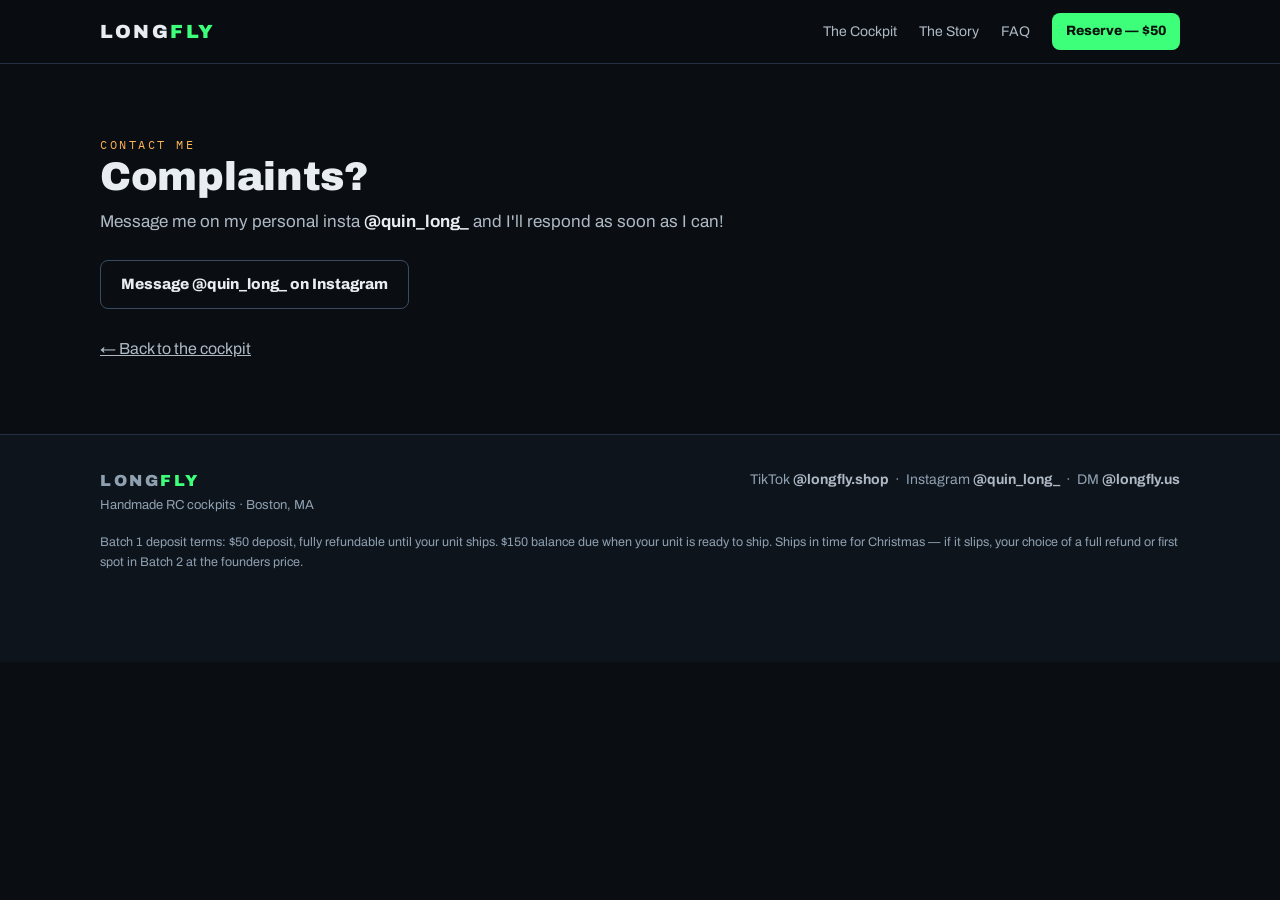
<file: contact/index.html>
<!DOCTYPE html>
<html lang="en">
<head>
<meta charset="utf-8">
<meta name="viewport" content="width=device-width, initial-scale=1">
<title>Contact — Longfly</title>
<meta name="description" content="Contact Longfly — message Quinlong about the handmade F-16 RC cockpit.">
<link rel="preconnect" href="https://fonts.googleapis.com">
<link href="https://fonts.googleapis.com/css2?family=Archivo:wght@500;700;800;900&family=IBM+Plex+Mono:wght@400;600&display=swap" rel="stylesheet">
<style>
  :root{
    --bg:#0a0e13; --panel:#0d141c; --panel2:#111922; --line:#22303f;
    --green:#3dff7a; --amber:#ffb454; --text:#e8edf2; --muted:#aeb9c4; --dim:#8fa0b1;
  }
  *{margin:0;padding:0;box-sizing:border-box}
  html{scroll-behavior:smooth}
  body{background:var(--bg);color:var(--text);font-family:"Archivo","Helvetica Neue",Arial,sans-serif;line-height:1.55;-webkit-font-smoothing:antialiased}
  .mono{font-family:"IBM Plex Mono",ui-monospace,monospace}
  .wrap{max-width:1120px;margin:0 auto;padding:0 20px}
  a{color:inherit}
  /* ── nav ─────────────────────────── */
  header{position:sticky;top:0;z-index:50;background:rgba(10,14,19,.88);backdrop-filter:blur(10px);border-bottom:1px solid var(--line)}
  .nav{display:flex;justify-content:space-between;align-items:center;padding:13px 20px}
  .logo{font-weight:900;letter-spacing:2.5px;font-size:19px;text-decoration:none}
  .logo span{color:var(--green)}
  .nav nav{display:flex;gap:22px;align-items:center;font-size:14px;color:var(--muted)}
  .nav nav a{text-decoration:none}
  .nav nav a:hover{color:var(--text)}
  .btn{display:inline-block;font-weight:800;font-size:15px;padding:12px 20px;border-radius:8px;text-decoration:none;cursor:pointer;border:none;text-align:center}
  .btn-p{background:var(--green);color:#06130a}
  .btn-p:hover{filter:brightness(1.08)}
  .btn-s{border:1px solid #3a4c5f;color:var(--text);background:transparent}
  .btn-s:hover{border-color:var(--dim)}
  .btn-sm{padding:8px 14px;font-size:13.5px}
  /* ── hero ────────────────────────── */
  .hero{position:relative;min-height:88vh;display:flex;align-items:flex-end;background:#000}
  .hero img.bg{position:absolute;inset:0;width:100%;height:100%;object-fit:cover;opacity:.92}
  .hero .shade{position:absolute;inset:0;background:linear-gradient(180deg,rgba(10,14,19,.42) 0%,rgba(10,14,19,.15) 30%,rgba(10,14,19,.7) 55%,rgba(10,14,19,.96) 88%)}
  section.has-bg{position:relative;overflow:hidden}
  section.has-bg .sec-bg{position:absolute;inset:0;width:100%;height:100%;object-fit:cover;opacity:.5}
  section.has-bg::before{content:"";position:absolute;inset:0;z-index:1;background:linear-gradient(180deg,rgba(10,14,19,.55) 0%,rgba(10,14,19,.78) 45%,rgba(10,14,19,.95) 100%)}
  section.has-bg > .wrap{position:relative;z-index:2}
  .hero .inner{position:relative;padding:110px 20px 44px;width:100%}
  .kicker{font-family:"IBM Plex Mono",monospace;color:var(--amber);letter-spacing:2.5px;font-size:12px;text-transform:uppercase}
  h1{font-size:clamp(38px,6vw,64px);line-height:1.05;font-weight:900;margin:10px 0 14px;letter-spacing:-.5px}
  h1 .g, h2 .g{color:var(--green)}
  .sub{color:#cdd7e0;font-size:clamp(16px,2vw,19px);max-width:640px}
  .cta-row{display:flex;gap:12px;margin-top:24px;flex-wrap:wrap}
  .micro{margin-top:16px;font-size:11.5px;color:var(--dim);font-family:"IBM Plex Mono",monospace;letter-spacing:.3px}
  /* ── stats ───────────────────────── */
  .stats{border-top:1px solid var(--line);border-bottom:1px solid var(--line);background:var(--panel)}
  .stats .wrap{display:flex}
  .stat{flex:1;padding:20px 18px;border-right:1px solid var(--line)}
  .stat:last-child{border-right:none}
  .stat .n{font-size:30px;font-weight:900}
  .stat .l{font-size:11px;color:var(--dim);text-transform:uppercase;letter-spacing:1.2px;margin-top:3px}
  /* ── sections ────────────────────── */
  section{padding:72px 0}
  #reception{padding:38px 0}
  h2{font-size:clamp(28px,4vw,40px);font-weight:900;line-height:1.12;letter-spacing:-.3px}
  .lede{color:var(--muted);font-size:17px;margin-top:10px;max-width:720px}
  .cards{display:grid;grid-template-columns:1fr 1fr;gap:18px;margin-top:30px}
  .cards3{grid-template-columns:repeat(3,1fr)}
  .card{border:1px solid #263646;border-radius:12px;padding:22px;background:var(--panel)}
  .card.hot{border:1.5px solid var(--green);background:linear-gradient(180deg,#0d1a12,var(--panel))}
  .tag{display:inline-block;font-family:"IBM Plex Mono",monospace;font-size:11px;letter-spacing:1.5px;padding:4px 10px;border-radius:20px;background:#1b2836;color:var(--muted);text-transform:uppercase}
  .tag.hot{background:var(--green);color:#06130a;font-weight:600}
  .card h3{font-size:20px;font-weight:800;margin:12px 0 4px}
  .card p,.card li{font-size:15px;color:var(--muted)}
  .card ul{list-style:none;margin-top:12px}
  .card li{padding-left:18px;position:relative;margin-bottom:6px}
  .card li:before{content:"▸";position:absolute;left:0;color:var(--green)}
  .price{font-size:38px;font-weight:900;margin:6px 0}
  .price s{color:#67788a;font-size:22px;font-weight:600}
  .price small{font-size:14px;color:var(--dim);font-weight:600}
  .bar{height:8px;background:#1b2836;border-radius:6px;margin-top:16px;overflow:hidden}
  .bar i{display:block;height:100%;background:var(--green);width:0%}
  .bar-note{font-size:12px;color:var(--dim);margin-top:7px;font-family:"IBM Plex Mono",monospace}
  .fineprint{margin-top:22px;font-size:14.5px;color:var(--dim);border-top:1px dashed #263646;padding-top:16px;max-width:820px}
  /* ── forms ───────────────────────── */
  label{display:block;font-size:12.5px;color:var(--dim);font-family:"IBM Plex Mono",monospace;letter-spacing:.6px;text-transform:uppercase;margin:14px 0 5px}
  input{width:100%;background:#070b10;border:1px solid #2c3e50;border-radius:7px;color:var(--text);font-size:15px;padding:11px 12px;font-family:inherit}
  input:focus{outline:none;border-color:var(--green)}
  .form-ok{display:none;margin-top:14px;border:1px solid var(--green);background:#0d1a12;color:var(--text);border-radius:8px;padding:12px 14px;font-size:14.5px}
  /* ── product ─────────────────────── */
  /* ── V1 prototype video ─────────────── */
  .action{position:relative;overflow:hidden;border-bottom:1px solid var(--line);background:radial-gradient(60% 90% at 22% 50%,rgba(61,255,122,.07),transparent 70%),var(--bg)}
  .action-grid{display:grid;grid-template-columns:auto auto minmax(0,1fr);gap:40px;align-items:center}
  .action-media{margin:0;width:340px;max-width:100%}
  .model-stack{display:flex;flex-direction:column;gap:18px;width:420px;max-width:100%}
  .model-media{margin:0}
  .action-frame img{display:block;width:100%;border-radius:11px}
  .media-cap{margin-top:10px;text-align:center;font-family:"IBM Plex Mono",monospace;font-size:12px;letter-spacing:.6px;color:var(--dim)}
  .action-frame{position:relative;border-radius:16px;padding:6px;background:linear-gradient(160deg,#1a2735,#0d141c);border:1px solid #2b3d50;box-shadow:0 30px 80px rgba(0,0,0,.55),0 0 60px rgba(61,255,122,.10)}
  .action-frame video{display:block;width:100%;aspect-ratio:9/16;object-fit:cover;border-radius:11px;background:#000}
  .hud{position:absolute;width:22px;height:22px;border:2px solid var(--green);opacity:.8;pointer-events:none}
  .hud.tl{top:-6px;left:-6px;border-right:0;border-bottom:0;border-radius:6px 0 0 0}
  .hud.tr{top:-6px;right:-6px;border-left:0;border-bottom:0;border-radius:0 6px 0 0}
  .hud.bl{bottom:-6px;left:-6px;border-right:0;border-top:0;border-radius:0 0 0 6px}
  .hud.br{bottom:-6px;right:-6px;border-left:0;border-top:0;border-radius:0 0 6px 0}
  @media (max-width:1150px){.action-grid{grid-template-columns:1fr;gap:28px;justify-items:center}.action-copy{justify-self:stretch}}
  .example{border-bottom:1px solid var(--line)}
  .example-media{margin:28px 0 0;max-width:900px}
  .example-media video{aspect-ratio:16/9 !important}
  .example-cap{margin-top:12px;font-size:12.5px;color:var(--dim)}
  /* ── real photos ─────────────── */
  .real-photo{margin:0 auto;max-width:460px}
  .real-photo img{display:block;width:100%;height:auto;border-radius:12px;border:1px solid var(--line)}
  .real-photo.real-wide{max-width:none}
  .real-photo.real-wide img{max-height:620px;object-fit:cover}
  .real-photo figcaption{margin-top:10px;font-size:13.5px;color:var(--muted);text-align:center}
  .real-photo.real-wide figcaption{text-align:left}
  /* ── reception (comment screenshots) ─────────────── */
  .quotes{display:grid;grid-template-columns:1fr;gap:18px;margin-top:16px}
  .quote{margin:0;display:flex;flex-direction:column}
  .quote img{display:block;width:100%;height:auto;background:#fff;border-radius:14px;padding:8px 10px;border:1px solid var(--line);box-shadow:0 10px 30px rgba(0,0,0,.35)}
  .quote-src{order:-1;margin-bottom:8px;font-family:"IBM Plex Mono",monospace;font-size:11.5px;letter-spacing:1.5px;text-transform:uppercase;color:var(--green)}
  .quote figcaption{margin-top:8px;font-size:14px;color:var(--text);line-height:1.45}
  @media (min-width:761px){.quotes{grid-template-columns:1fr 1fr .72fr;gap:14px 16px;align-items:start}.quote img{width:auto;max-width:100%;padding:8px 10px}.quote figcaption{display:none}.quote-meme{grid-column:3;grid-row:1/span 2}.quote-meme img{width:100%}}
  /* ── trust line under Reserve ─────────────── */
  .trust-line{margin-top:12px;font-size:13.5px;line-height:1.5;color:var(--text)}
  .full-img{width:100%;height:min(58vh,520px);object-fit:cover;border-radius:12px;display:block}
  .chips{display:flex;gap:8px;flex-wrap:wrap;margin-top:22px}
  /* ── faq ─────────────────────────── */
  .faq{max-width:820px;margin-top:26px;border-bottom:1px solid var(--line)}
  .faq details{border-top:1px solid var(--line)}
  .faq summary{cursor:pointer;list-style:none;display:flex;justify-content:space-between;align-items:center;gap:16px;padding:17px 2px;font-size:16.5px;font-weight:700;color:var(--text)}
  .faq summary::-webkit-details-marker{display:none}
  .faq summary::after{content:"+";font-family:"IBM Plex Mono",monospace;font-size:21px;font-weight:400;color:var(--green);flex:none;line-height:1}
  .faq details[open ] summary::after{content:"–"}
  .faq details p{font-size:16px;line-height:1.55;margin:0 0 18px;color:var(--muted)}
  /* ── footer / sticky bar ─────────── */
  footer{border-top:1px solid var(--line);padding:34px 0 90px;color:var(--dim);font-size:14px;background:var(--panel)}
  footer .row{display:flex;justify-content:space-between;gap:16px;flex-wrap:wrap}
  #stickybar{position:fixed;left:0;right:0;bottom:0;z-index:60;background:var(--green);color:#06130a;font-weight:800;text-align:center;padding:13px;font-size:15.5px;text-decoration:none;display:none}
  @media (max-width:760px){
    .cards,.cards3{grid-template-columns:1fr}
    .nav nav a:not(.btn){display:none}
    .stats .wrap{flex-direction:column}
    .stat{border-right:none;border-bottom:1px solid var(--line)}
    .stat:last-child{border-bottom:none}
    section{padding:52px 0}
  }
</style>
</head>
<body>

<header>
  <div class="wrap nav">
    <a class="logo" href="../">LONG<span>FLY</span></a>
    <nav>
      <a href="../#cockpit">The Cockpit</a>
      <a href="../#story">The Story</a>
      <a href="../#faq">FAQ</a>
      <a class="btn btn-p btn-sm" href="../#reserve">Reserve — $50</a>
    </nav>
  </div>
</header>

<!-- ══════════ CONTACT ══════════ -->
<section id="contact" data-section="contact">
  <div class="wrap">
    <div class="kicker">Contact me</div>
    <h2>Complaints?</h2>
    <p class="lede">Message me on my personal insta <b style="color:var(--text);">@quin_long_</b> and I'll respond as soon as I can!</p>
    <div class="cta-row"><a class="btn btn-s" href="https://www.instagram.com/quin_long_/" target="_blank" rel="noopener">Message @quin_long_ on Instagram</a></div>
    <p style="margin-top:28px;"><a href="../" style="color:var(--muted);">&larr; Back to the cockpit</a></p>
  </div>
</section>

<footer>
  <div class="wrap">
    <div class="row">
      <div><span class="logo" style="font-size:16px;">LONG<span>FLY</span></span><br>
      <span style="font-size:13px;">Handmade RC cockpits · Boston, MA</span></div>
      <div>TikTok <b style="color:var(--muted);">@longfly.shop</b> &nbsp;·&nbsp; Instagram <b style="color:var(--muted);">@quin_long_</b> &nbsp;·&nbsp; DM <b style="color:var(--muted);">@longfly.us</b></div>
    </div>
    <p style="margin-top:18px;font-size:12.5px;">Batch 1 deposit terms: $50 deposit, fully refundable until your unit ships. $150 balance due when your unit is ready to ship. Ships in time for Christmas — if it slips, your choice of a full refund or first spot in Batch 2 at the founders price.</p>
  </div>
</footer>

<!-- Longfly: PostHog analytics (same project as every earlier version of the site) -->
<script src="../assets/js/analytics.js"></script>
</body>
</html>
</file>
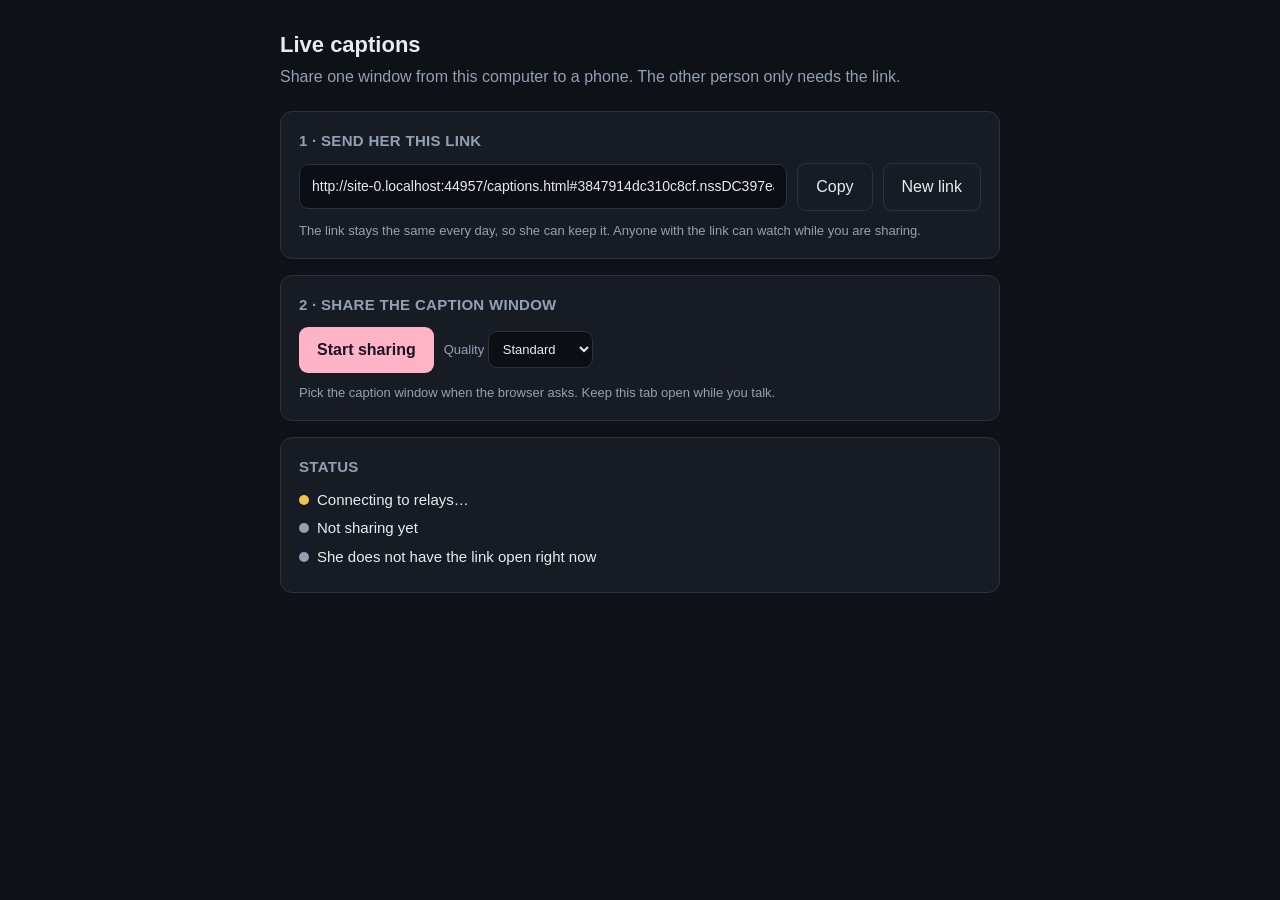
<file: captions.html>
<!DOCTYPE html>
<html lang="en">
<head>
<meta charset="utf-8">
<meta name="viewport" content="width=device-width, initial-scale=1">
<meta name="robots" content="noindex, nofollow">
<title>Live captions</title>
<style>
  :root { --bg:#0e1116; --panel:#171c24; --line:#2a323f; --text:#e8ecf2; --dim:#93a0b4; --accent:#ffb3c7; --ok:#5fd38d; --warn:#f2c14e; --bad:#ff7b72; }
  * { box-sizing: border-box; }
  html, body { margin:0; background:var(--bg); color:var(--text); font:16px/1.5 -apple-system, BlinkMacSystemFont, "Segoe UI", "PingFang SC", "Microsoft YaHei", "Noto Sans SC", sans-serif; }
  button, input, select { font: inherit; }
  .hide { display:none !important; }

  /* sender */
  #send { max-width: 760px; margin: 0 auto; padding: 28px 20px 60px; }
  h1 { font-size: 22px; margin: 0 0 4px; }
  .sub { color: var(--dim); margin: 0 0 22px; }
  .card { background: var(--panel); border:1px solid var(--line); border-radius: 12px; padding: 18px; margin-bottom: 16px; }
  .card h2 { font-size: 15px; margin: 0 0 10px; color: var(--dim); font-weight: 600; letter-spacing: .02em; }
  .row { display:flex; gap:10px; flex-wrap: wrap; align-items:center; }
  .btn { background: var(--accent); color:#1a1320; border:0; border-radius: 9px; padding: 11px 18px; font-weight: 700; cursor:pointer; }
  .btn.ghost { background: transparent; color: var(--text); border:1px solid var(--line); font-weight: 500; }
  .btn:disabled { opacity:.5; cursor: default; }
  .link { flex:1 1 280px; min-width:0; background:#0b0e13; color:var(--text); border:1px solid var(--line); border-radius: 9px; padding: 11px 12px; font-size: 14px; }
  select { background:#0b0e13; color:var(--text); border:1px solid var(--line); border-radius: 9px; padding: 9px 10px; }
  .stat { display:flex; align-items:center; gap:8px; margin: 6px 0; font-size: 15px; }
  .dot { width:10px; height:10px; border-radius:50%; background: var(--dim); flex: none; }
  .dot.ok { background: var(--ok); } .dot.warn { background: var(--warn); } .dot.bad { background: var(--bad); }
  .small { color: var(--dim); font-size: 13px; }
  video { width:100%; border-radius: 9px; background:#000; margin-top: 12px; max-height: 300px; object-fit: contain; }
  .note { color: var(--warn); font-size: 14px; margin-top: 10px; }

  /* viewer */
  #view { min-height: 100vh; background:#000; }
  #bar { position: sticky; top:0; z-index:2; display:flex; align-items:center; gap:8px; padding: 8px 12px; background: rgba(14,17,22,.92); border-bottom:1px solid var(--line); font-size: 14px; }
  #bar .en { color: var(--dim); font-size: 12px; margin-left: auto; text-align: right; }
  #frame { display:block; width:100%; height:auto; }
  #wait { padding: 60px 24px; text-align:center; color: var(--dim); }
  #wait b { display:block; color: var(--text); font-size: 20px; margin-bottom: 8px; }
</style>
</head>
<body>

<div id="send" class="hide">
  <h1>Live captions</h1>
  <p class="sub">Share one window from this computer to a phone. The other person only needs the link.</p>

  <div class="card">
    <h2>1 · SEND HER THIS LINK</h2>
    <div id="hostRow" class="hide" style="margin-bottom:10px">
      <div class="note" style="margin:0 0 8px">This page is open from a file, so the link needs the web address where this page is hosted.</div>
      <input id="host" class="link" style="width:100%" placeholder="https://your-site.com/live/">
    </div>
    <div class="row">
      <input id="link" class="link" readonly>
      <button id="copy" class="btn ghost">Copy</button>
      <button id="fresh" class="btn ghost" title="Make a new private link. The old one stops working.">New link</button>
    </div>
    <p class="small" style="margin:10px 0 0">The link stays the same every day, so she can keep it. Anyone with the link can watch while you are sharing.</p>
  </div>

  <div class="card">
    <h2>2 · SHARE THE CAPTION WINDOW</h2>
    <div class="row">
      <button id="start" class="btn">Start sharing</button>
      <button id="stop" class="btn ghost hide">Stop</button>
      <label class="small">Quality
        <select id="q">
          <option value="saver">Data saver</option>
          <option value="std" selected>Standard</option>
          <option value="sharp">Sharp</option>
        </select>
      </label>
    </div>
    <p class="small" style="margin:10px 0 0">Pick the caption window when the browser asks. Keep this tab open while you talk.</p>
    <video id="vid" class="hide" muted playsinline autoplay></video>
    <div id="err" class="note hide"></div>
  </div>

  <div class="card">
    <h2>STATUS</h2>
    <div class="stat"><span id="dRelay" class="dot"></span><span id="sRelay">Connecting to relays…</span></div>
    <div class="stat"><span id="dShare" class="dot"></span><span id="sShare">Not sharing yet</span></div>
    <div class="stat"><span id="dView" class="dot"></span><span id="sView">She has not opened the link yet</span></div>
    <div class="small" id="sNum"></div>
  </div>
</div>

<div id="view" class="hide">
  <div id="bar"><span id="vDot" class="dot"></span><span id="vText">连接中…</span><span class="en" id="vEn">Connecting…</span></div>
  <div id="wait"><b id="wTitle">正在连接…</b><span id="wText">请稍等</span></div>
  <img id="frame" class="hide" alt="">
</div>

<script>
// Minimal MQTT 3.1.1 client over WebSocket (QoS 0 only). ~3 KB, no dependencies.
function MQ(url, opts) {
  var self = this;
  self.url = url; self.opts = opts || {}; self.ws = null; self.ok = false;
  self.subs = []; self.buf = new Uint8Array(0); self.pid = 1; self.closed = false; self.retry = 1500;
  self.connect();
}
MQ.te = new TextEncoder(); MQ.td = new TextDecoder();
MQ.str = function (s) { var b = MQ.te.encode(s); var o = new Uint8Array(b.length + 2); o[0] = b.length >> 8; o[1] = b.length & 255; o.set(b, 2); return o; };
MQ.pkt = function (type, parts) {
  var n = 0, i; for (i = 0; i < parts.length; i++) n += parts[i].length;
  var len = [], x = n; do { var d = x % 128; x = Math.floor(x / 128); if (x > 0) d |= 128; len.push(d); } while (x > 0);
  var o = new Uint8Array(1 + len.length + n); o[0] = type; o.set(len, 1);
  var p = 1 + len.length; for (i = 0; i < parts.length; i++) { o.set(parts[i], p); p += parts[i].length; }
  return o;
};
MQ.prototype.connect = function () {
  var self = this; if (self.closed) return;
  var ws;
  try { ws = new WebSocket(self.url, 'mqtt'); } catch (e) { self.again(); return; }
  self.ws = ws; ws.binaryType = 'arraybuffer'; self.buf = new Uint8Array(0);
  var timer = setTimeout(function () { if (!self.ok) { try { ws.close(); } catch (e) {} } }, 12000);
  ws.onopen = function () {
    var id = 'lc' + Math.random().toString(36).slice(2, 12);
    ws.send(MQ.pkt(0x10, [MQ.str('MQTT'), new Uint8Array([4, 2, 0, 30]), MQ.str(id)]));
  };
  ws.onmessage = function (ev) {
    var d = new Uint8Array(ev.data), nb = new Uint8Array(self.buf.length + d.length);
    nb.set(self.buf, 0); nb.set(d, self.buf.length); self.buf = nb; self.parse();
  };
  ws.onclose = function () {
    clearTimeout(timer); clearInterval(self.ping);
    var was = self.ok; self.ok = false;
    if (self.ws === ws) { if (was && self.opts.onstate) self.opts.onstate(false); self.again(); }
  };
  ws.onerror = function () {};
};
MQ.prototype.again = function () {
  var self = this; if (self.closed) return;
  setTimeout(function () { self.connect(); }, self.retry);
  self.retry = Math.min(self.retry * 1.6, 15000);
};
MQ.prototype.parse = function () {
  var self = this;
  for (;;) {
    var b = self.buf; if (b.length < 2) return;
    var mul = 1, len = 0, i = 1, d;
    do { if (i >= b.length) return; d = b[i++]; len += (d & 127) * mul; mul *= 128; } while (d & 128 && i < 5);
    if (b.length < i + len) return;
    var type = b[0] >> 4, body = b.subarray(i, i + len);
    self.buf = b.slice(i + len);
    if (type === 2) {
      if (body[1] === 0) {
        self.ok = true; self.retry = 1500;
        for (var k = 0; k < self.subs.length; k++) self.sendSub(self.subs[k]);
        clearInterval(self.ping);
        self.ping = setInterval(function () { if (self.ok) { try { self.ws.send(new Uint8Array([0xC0, 0])); } catch (e) {} } }, 20000);
        if (self.opts.onstate) self.opts.onstate(true);
      } else { try { self.ws.close(); } catch (e) {} }
    } else if (type === 3) {
      var tl = (body[0] << 8) | body[1], topic = MQ.td.decode(body.subarray(2, 2 + tl));
      var off = 2 + tl + (((b[0] >> 1) & 3) ? 2 : 0);
      if (self.opts.onmessage) self.opts.onmessage(topic, body.slice(off));
    }
  }
};
MQ.prototype.sendSub = function (t) {
  var id = this.pid++ & 0xffff || 1;
  this.ws.send(MQ.pkt(0x82, [new Uint8Array([id >> 8, id & 255]), MQ.str(t), new Uint8Array([0])]));
};
MQ.prototype.subscribe = function (t) { this.subs.push(t); if (this.ok) this.sendSub(t); };
MQ.prototype.publish = function (t, payload) {
  if (!this.ok) return false;
  try { this.ws.send(MQ.pkt(0x30, [MQ.str(t), payload])); return true; } catch (e) { return false; }
};
MQ.prototype.pending = function () { return this.ws ? this.ws.bufferedAmount : 0; };

</script>
<script>
(function () {
  'use strict';
  var BROKERS = [
    'wss://broker.emqx.io:8084/mqtt',
    'wss://broker.hivemq.com:8884/mqtt',
    'wss://test.mosquitto.org:8081/mqtt'
  ];
  var dbg = /[?&]b=([^&#]+)/.exec(location.search);
  if (dbg) BROKERS = decodeURIComponent(dbg[1]).split(',');

  function $(id) { return document.getElementById(id); }
  function show(el, on) { el.classList.toggle('hide', !on); }
  function dot(el, cls) { el.className = 'dot' + (cls ? ' ' + cls : ''); }
  function b64u(bytes) { var s = ''; for (var i = 0; i < bytes.length; i++) s += String.fromCharCode(bytes[i]); return btoa(s).replace(/\+/g, '-').replace(/\//g, '_').replace(/=+$/, ''); }
  function unb64u(s) { s = s.replace(/-/g, '+').replace(/_/g, '/'); while (s.length % 4) s += '='; var r = atob(s), o = new Uint8Array(r.length); for (var i = 0; i < r.length; i++) o[i] = r.charCodeAt(i); return o; }
  function hex(bytes) { var s = ''; for (var i = 0; i < bytes.length; i++) s += (bytes[i] < 16 ? '0' : '') + bytes[i].toString(16); return s; }
  function store(k, v) { try { if (v === undefined) return localStorage.getItem(k); localStorage.setItem(k, v); } catch (e) { return null; } }

  var m = /([a-f0-9]{16})\.([A-Za-z0-9_-]{22})/.exec(location.hash) || /[?&]r=([a-f0-9]{16})\.([A-Za-z0-9_-]{22})/.exec(location.search);
  var hasCrypto = !!(window.crypto && crypto.subtle);

  function importKey(raw) { return crypto.subtle.importKey('raw', raw, { name: 'AES-GCM' }, false, ['encrypt', 'decrypt']); }
  function connectAll(onmessage, onchange) {
    return BROKERS.map(function (u, i) {
      return new MQ(u, { onstate: function () { onchange(); }, onmessage: function (t, p) { onmessage(i, t, p); } });
    });
  }

  if (m) viewer(m[1], m[2]); else sender();

  /* ---------------- viewer (phone) ---------------- */
  function viewer(room, keyStr) {
    document.documentElement.lang = 'zh-CN';
    document.title = '实时字幕';
    show($('view'), true);
    var topicF = 'lc1/' + room + '/f', topicH = 'lc1/' + room + '/h';
    var key = null, lastTs = 0, lastAt = 0, gotFrom = BROKERS.map(function () { return 0; }), url = null, busy = false, pending = null;
    var img = $('frame');

    function status() {
      var online = cs.filter(function (c) { return c.ok; }).length, live = Date.now() - lastAt < 7000;
      if (!hasCrypto) { set('bad', '无法打开', 'Needs an https link', '无法打开', '请用 https 链接打开此页面'); return; }
      if (!online) set('warn', '连接中…', 'Connecting…', '正在连接…', '如果一直连不上，请切换网络后刷新');
      else if (live) set('ok', '直播中', 'Live');
      else set('warn', '等待对方共享屏幕', 'Waiting for the screen', '已连接', '等待对方开始共享屏幕…');
    }
    function set(cls, zh, en, wTitle, wText) {
      dot($('vDot'), cls); $('vText').textContent = zh; $('vEn').textContent = en;
      if (wTitle) { $('wTitle').textContent = wTitle; $('wText').textContent = wText; }
    }
    function paint(blob) {
      var u = URL.createObjectURL(blob), old = url;
      img.onload = function () { if (old) URL.revokeObjectURL(old); };
      img.src = u; url = u;
      show(img, true); show($('wait'), false);
    }
    function handle(i, p) {
      if (!key) return;
      if (busy) { pending = [i, p]; return; }
      busy = true;
      crypto.subtle.decrypt({ name: 'AES-GCM', iv: p.subarray(0, 12) }, key, p.subarray(12)).then(function (buf) {
        var ts = new DataView(buf).getFloat64(0);
        gotFrom[i] = Date.now();
        if (ts > lastTs || ts < lastTs - 60000) { lastTs = ts; lastAt = Date.now(); paint(new Blob([new Uint8Array(buf, 8)], { type: 'image/jpeg' })); status(); }
      }).catch(function () {}).then(function () {
        busy = false; if (pending) { var q = pending; pending = null; handle(q[0], q[1]); }
      });
    }
    var cs = connectAll(function (i, t, p) { if (t === topicF) handle(i, p); }, function () { status(); hello(); });
    cs.forEach(function (c) { c.subscribe(topicF); });

    // Say "I'm here" so the sender only transmits when someone is watching.
    // Once frames arrive on one relay, keep only that one busy.
    function hello() {
      var now = Date.now(), chosen = -1;
      for (var i = 0; i < cs.length; i++) if (now - gotFrom[i] < 6000) { chosen = i; break; }
      for (var j = 0; j < cs.length; j++) if (chosen < 0 || j === chosen) cs[j].publish(topicH, new Uint8Array([1]));
    }
    if (hasCrypto) importKey(unb64u(keyStr)).then(function (k) { key = k; });
    setInterval(hello, 3000); setInterval(status, 1000); status();

    function awake() { try { if (navigator.wakeLock) navigator.wakeLock.request('screen').catch(function () {}); } catch (e) {} }
    awake(); document.addEventListener('visibilitychange', function () { if (!document.hidden) { awake(); hello(); } });
    document.addEventListener('click', awake);
  }

  /* ---------------- sender (computer) ---------------- */
  function sender() {
    show($('send'), true);
    var Q = { saver: [640, 0.5], std: [960, 0.6], sharp: [1440, 0.7] };
    var room, keyRaw, key = null, stream = null, busy = false, lastSent = 0, lastSmall = null, shrink = 1;
    var seen = BROKERS.map(function () { return 0; }), sentN = 0, lastSize = 0;
    var vid = $('vid'), cv = document.createElement('canvas'), sm = document.createElement('canvas');
    sm.width = 160; sm.height = 90;
    var isFile = location.protocol === 'file:';

    function newRoom() {
      var a = crypto.getRandomValues(new Uint8Array(8)), k = crypto.getRandomValues(new Uint8Array(16));
      store('lc_room', hex(a) + '.' + b64u(k)); loadRoom();
    }
    function loadRoom() {
      var s = store('lc_room'), mm = s && /^([a-f0-9]{16})\.([A-Za-z0-9_-]{22})$/.exec(s);
      if (!mm) { var a = crypto.getRandomValues(new Uint8Array(8)), k = crypto.getRandomValues(new Uint8Array(16)); s = hex(a) + '.' + b64u(k); store('lc_room', s); mm = /^(.{16})\.(.{22})$/.exec(s); }
      room = mm[1]; keyRaw = unb64u(mm[2]); key = null;
      if (hasCrypto) importKey(keyRaw).then(function (k2) { key = k2; });
      link();
    }
    function link() {
      var base = isFile ? ($('host').value.trim() || 'https://…') : location.origin + location.pathname;
      $('link').value = base + '#' + room + '.' + b64u(keyRaw);
    }
    if (!hasCrypto) { show($('err'), true); $('err').textContent = 'This page needs to be opened over https (or from a local file in Chrome).'; }
    if (isFile) { show($('hostRow'), true); $('host').value = store('lc_host') || ''; $('host').oninput = function () { store('lc_host', $('host').value.trim()); link(); }; }
    loadRoom();

    var cs = connectAll(function (i, t) {
      if (t === 'lc1/' + room + '/h') { var was = Date.now() - Math.max.apply(null, seen) < 10000; seen[i] = Date.now(); if (!was) lastSent = 0; }
    }, function () {});
    function resub() { cs.forEach(function (c) { c.subs = []; c.subscribe('lc1/' + room + '/h'); }); }
    resub();

    $('copy').onclick = function () {
      var el = $('link'), done = function () { $('copy').textContent = 'Copied'; setTimeout(function () { $('copy').textContent = 'Copy'; }, 1500); };
      if (navigator.clipboard && navigator.clipboard.writeText) navigator.clipboard.writeText(el.value).then(done, function () { el.select(); document.execCommand('copy'); done(); });
      else { el.select(); document.execCommand('copy'); done(); }
    };
    $('fresh').onclick = function () {
      newRoom(); seen = seen.map(function () { return 0; });
      // drop old subscriptions by reconnecting
      cs.forEach(function (c) { c.subs = ['lc1/' + room + '/h']; try { c.ws.close(); } catch (e) {} });
    };

    $('start').onclick = function () {
      show($('err'), false);
      if (!navigator.mediaDevices || !navigator.mediaDevices.getDisplayMedia) { fail('This browser cannot share the screen. Use Chrome, Edge or Safari on a computer.'); return; }
      navigator.mediaDevices.getDisplayMedia({ video: { frameRate: 5 }, audio: false }).then(function (s) {
        stream = s; vid.srcObject = s; vid.play().catch(function () {});
        show(vid, true); show($('start'), false); show($('stop'), true); lastSent = 0; lastSmall = null; shrink = 1;
        s.getVideoTracks()[0].onended = stop;
      }).catch(function (e) { if (e && e.name !== 'NotAllowedError') fail('Could not start sharing: ' + (e.message || e.name)); });
    };
    $('stop').onclick = stop;
    function stop() {
      if (stream) stream.getTracks().forEach(function (t) { t.stop(); });
      stream = null; vid.srcObject = null; show(vid, false); show($('start'), true); show($('stop'), false);
    }
    function fail(t) { $('err').textContent = t; show($('err'), true); }

    function changed() {
      var x = sm.getContext('2d', { willReadFrequently: true });
      x.drawImage(vid, 0, 0, sm.width, sm.height);
      var d = x.getImageData(0, 0, sm.width, sm.height).data, n = 0;
      if (lastSmall) for (var i = 1; i < d.length; i += 4) if (Math.abs(d[i] - lastSmall[i]) > 14 && ++n >= 3) break;
      var ch = !lastSmall || n >= 3; lastSmall = d; return ch;
    }
    function tick() {
      if (!stream || !key || busy || !vid.videoWidth) return;
      var now = Date.now(), targets = [];
      for (var i = 0; i < cs.length; i++) if (cs[i].ok && now - seen[i] < 10000 && cs[i].pending() < 300000) targets.push(cs[i]);
      if (!targets.length) return;
      if (now - lastSent < 330) return;
      var ch = changed();
      if (!ch && now - lastSent < 2500) return;
      var q = Q[$('q').value], w = Math.min(vid.videoWidth, Math.round(q[0] * shrink)), h = Math.round(vid.videoHeight * w / vid.videoWidth);
      cv.width = w; cv.height = h; cv.getContext('2d').drawImage(vid, 0, 0, w, h);
      busy = true; lastSent = now;
      cv.toBlob(function (blob) {
        if (!blob) { busy = false; return; }
        blob.arrayBuffer().then(function (jpg) {
          var pt = new Uint8Array(8 + jpg.byteLength); new DataView(pt.buffer).setFloat64(0, Date.now()); pt.set(new Uint8Array(jpg), 8);
          var iv = crypto.getRandomValues(new Uint8Array(12));
          return crypto.subtle.encrypt({ name: 'AES-GCM', iv: iv }, key, pt).then(function (ct) {
            var msg = new Uint8Array(12 + ct.byteLength); msg.set(iv, 0); msg.set(new Uint8Array(ct), 12);
            targets.forEach(function (c) { c.publish('lc1/' + room + '/f', msg); });
            sentN++; lastSize = msg.length;
            if (msg.length > 150000) shrink = Math.max(0.4, shrink * 0.85); else if (msg.length < 70000 && shrink < 1) shrink = Math.min(1, shrink * 1.05);
          });
        }).catch(function () {}).then(function () { busy = false; });
      }, 'image/jpeg', q[1]);
    }
    // A worker timer keeps ticking when this tab is in the background.
    try {
      var wk = new Worker(URL.createObjectURL(new Blob(['setInterval(function(){postMessage(0)},350)'], { type: 'text/javascript' })));
      wk.onmessage = tick;
    } catch (e) { setInterval(tick, 350); }

    setInterval(function () {
      var on = cs.filter(function (c) { return c.ok; }).length, watching = Date.now() - Math.max.apply(null, seen) < 10000;
      dot($('dRelay'), on ? 'ok' : 'warn'); $('sRelay').textContent = on ? 'Relay connected (' + on + ' of ' + cs.length + ')' : 'Connecting to relays…';
      dot($('dShare'), stream ? 'ok' : ''); $('sShare').textContent = stream ? 'Sharing your window' : 'Not sharing yet';
      dot($('dView'), watching ? 'ok' : ''); $('sView').textContent = watching ? 'She is watching' : 'She does not have the link open right now';
      $('sNum').textContent = sentN ? sentN + ' pictures sent · last one ' + Math.round(lastSize / 1024) + ' KB' : '';
    }, 1000);
  }
})();
</script>
</body>
</html>
</file>
